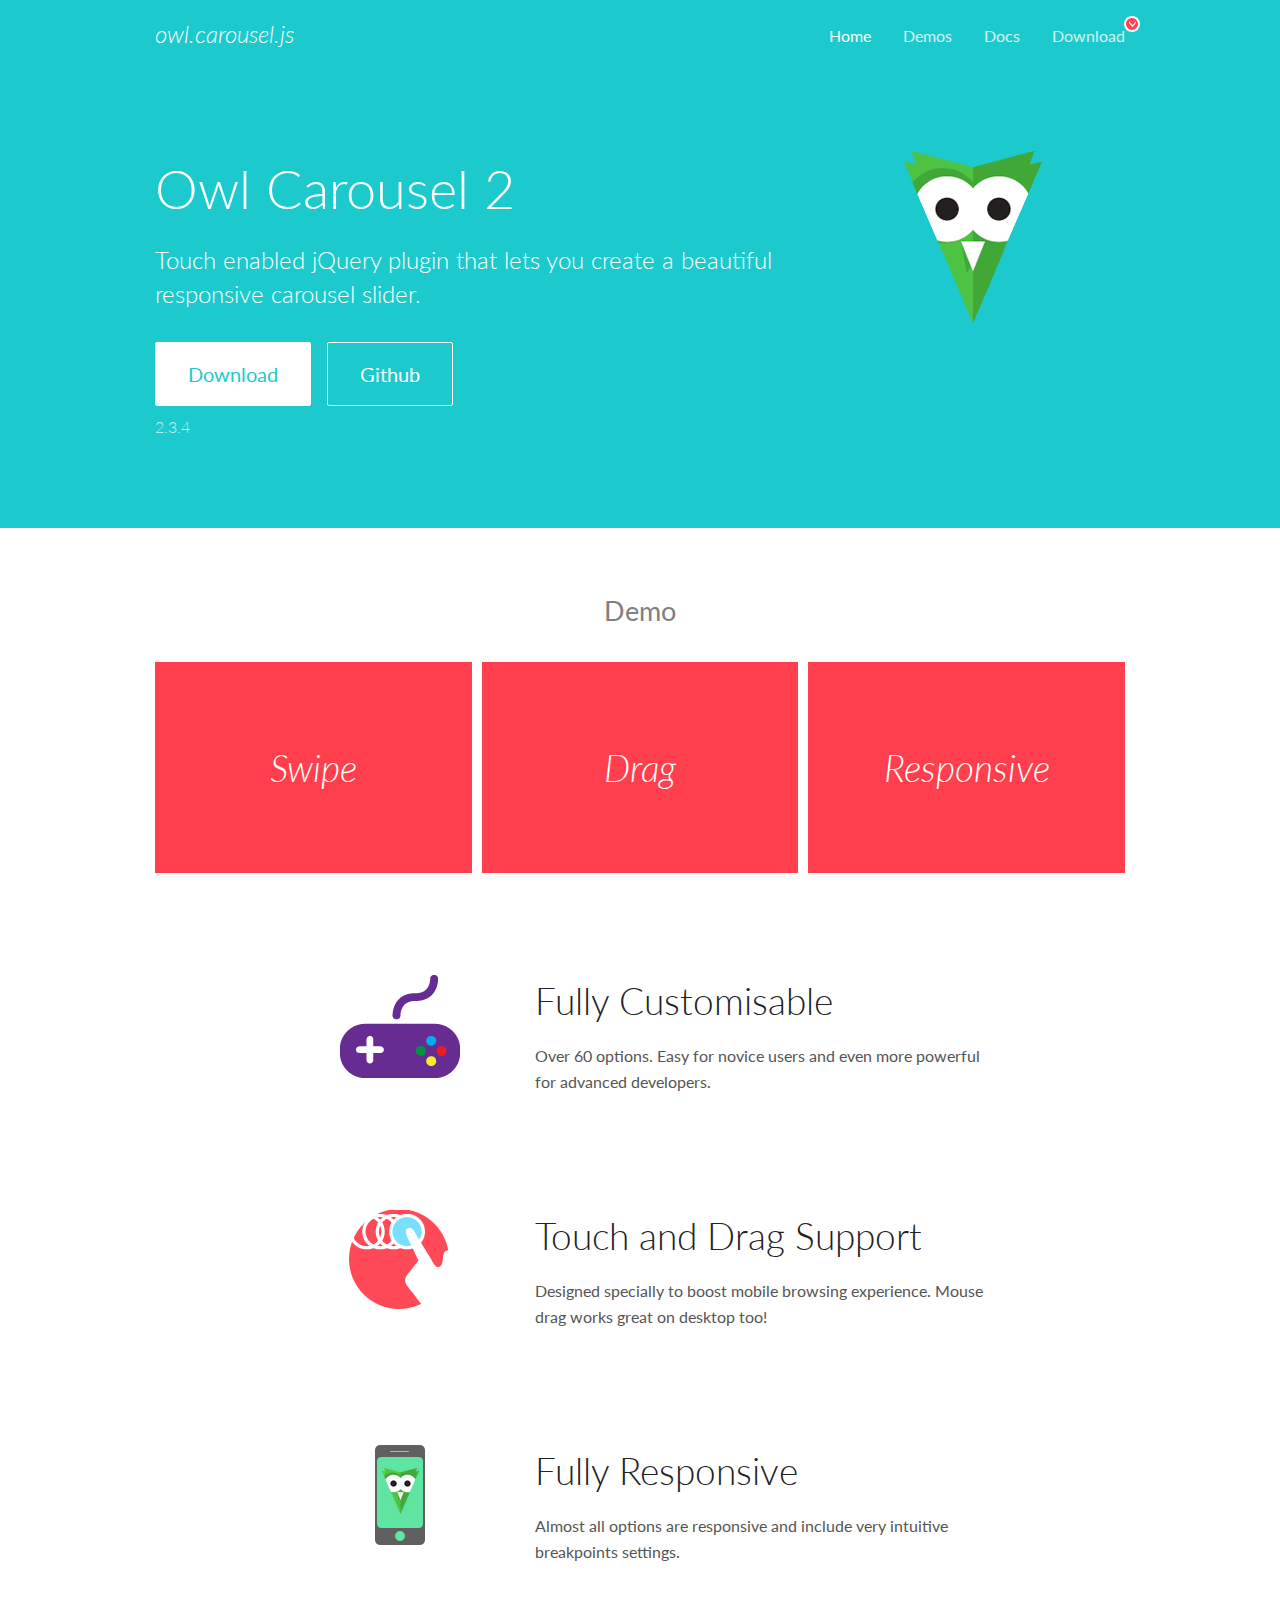
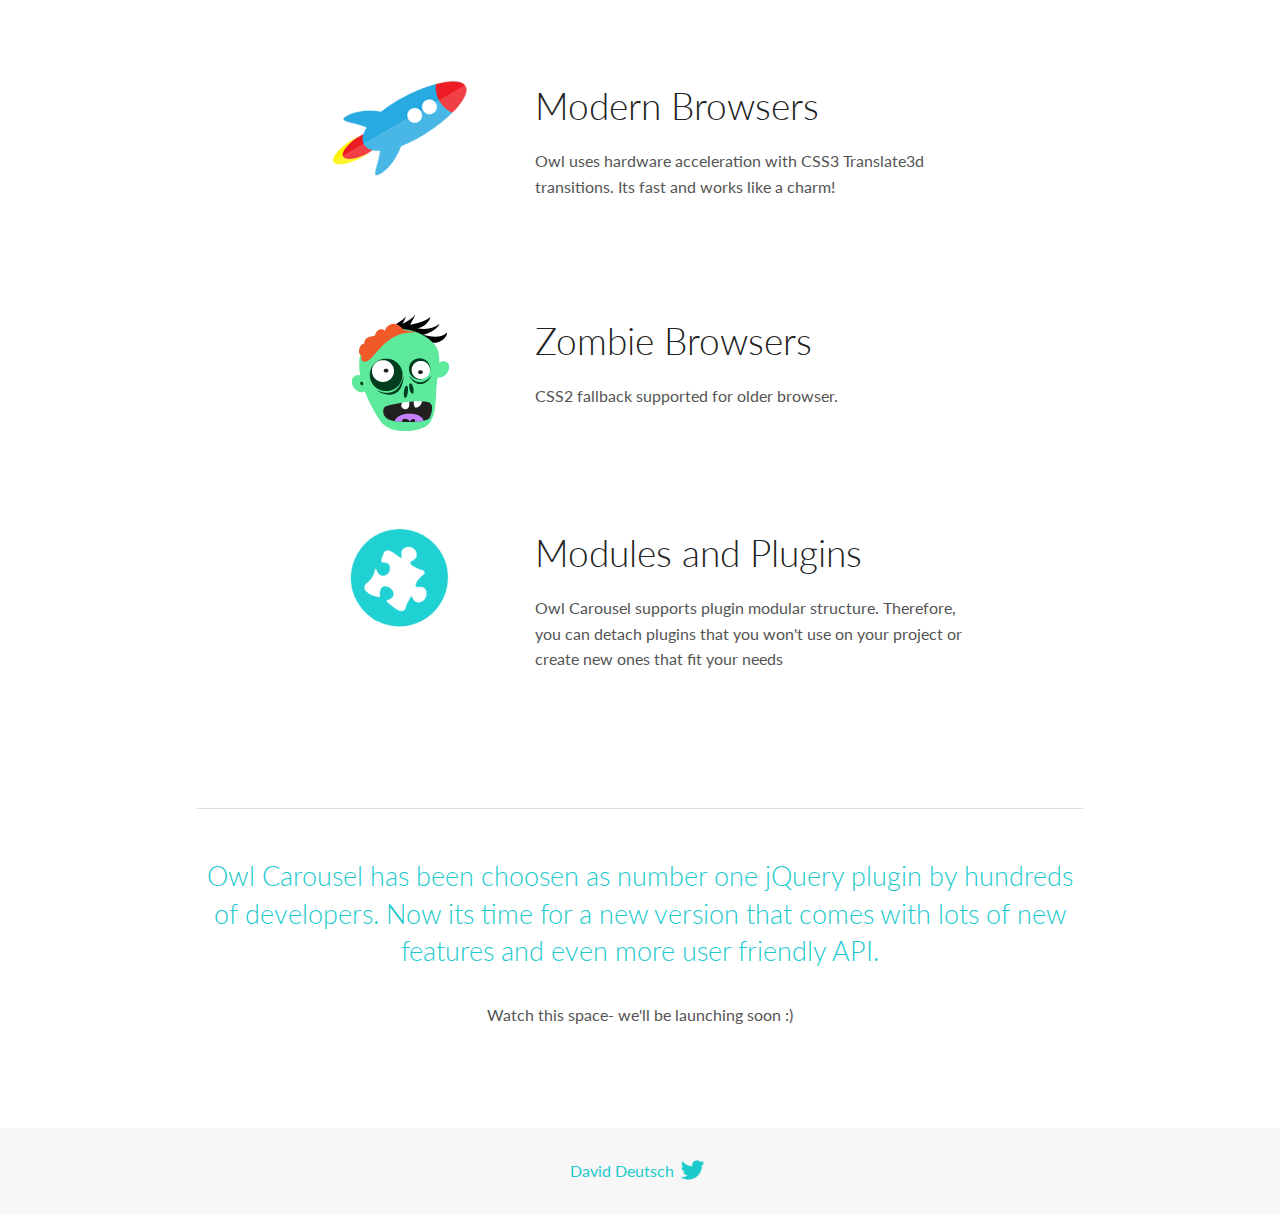
<file: TGDV2/plugins/OwlCarousel2-2.3.4/docs/index.html>
<!DOCTYPE html>
<html lang="en">
  <head>

    <!-- head -->
    <meta charset="utf-8">
    <meta name="msapplication-tap-highlight" content="no" />
    <meta name="viewport" content="width=device-width, initial-scale=1.0" />
    <meta name="description" content="Touch enabled jQuery plugin that lets you create beautiful responsive carousel slider.">
    <meta name="author" content="David Deutsch">
    <title>
      Home | Owl Carousel | 2.3.4
    </title>

    <!-- Stylesheets -->
    <link href='https://fonts.googleapis.com/css?family=Lato:300,400,700,400italic,300italic' rel='stylesheet' type='text/css'>
    <link rel="stylesheet" href="assets/css/docs.theme.min.css">

    <!-- Owl Stylesheets -->
    <link rel="stylesheet" href="assets/owlcarousel/assets/owl.carousel.min.css">
    <link rel="stylesheet" href="assets/owlcarousel/assets/owl.theme.default.min.css">

    <!-- HTML5 shim and Respond.js IE8 support of HTML5 elements and media queries -->

    <!--[if lt IE 9]>
      <script src="https://oss.maxcdn.com/libs/html5shiv/3.7.0/html5shiv.js"></script>
      <script src="https://oss.maxcdn.com/libs/respond.js/1.3.0/respond.min.js"></script>
    <![endif]-->

    <!-- Favicons -->
    <link rel="apple-touch-icon-precomposed" sizes="144x144" href="assets/ico/apple-touch-icon-144-precomposed.png">
    <link rel="shortcut icon" href="assets/ico/favicon.png">
    <link rel="shortcut icon" href="favicon.ico">

    <!-- Yeah i know js should not be in header. Its required for demos.-->

    <!-- javascript -->
    <script src="assets/vendors/jquery.min.js"></script>
    <script src="assets/owlcarousel/owl.carousel.js"></script>
  </head>
  <body>

    <!-- header -->
    <header class="header">
      <div class="row">
        <div class="large-12 columns">
          <div class="brand left">
            <h3>
              <a href="/OwlCarousel2/">owl.carousel.js</a> 
            </h3>
          </div>
          <a id="toggle-nav" class="right">
            <span></span> <span></span> <span></span> 
          </a> 
          <div class="nav-bar">
            <ul class="clearfix">
              <li class="active">
                <a href="/OwlCarousel2/index.html">Home</a> 
              </li>
              <li> <a href="/OwlCarousel2/demos/demos.html">Demos</a>  </li>
              <li> <a href="/OwlCarousel2/docs/started-welcome.html">Docs</a>  </li>
              <li>
                <a href="https://github.com/OwlCarousel2/OwlCarousel2/archive/2.3.4.zip">Download</a> 
                <span class="download"></span> 
              </li>
            </ul>
          </div>
        </div>
      </div>
    </header>

    <!-- home panel -->
    <section id="hero">
      <div class="row">
        <div class="large-8 medium-8 columns">
          <h1>Owl Carousel 2</h1>
          <h4>Touch enabled jQuery plugin that lets you create a beautiful responsive carousel slider.</h4>
          <a href="https://github.com/OwlCarousel2/OwlCarousel2/archive/2.3.4.zip" class="hero-button">Download</a> 
          <a href="https://github.com/OwlCarousel2/OwlCarousel2" class="hero-button outline">Github</a> 
          <p>2.3.4</p>
        </div>
        <div class="large-4 medium-4 columns">
          <img class="owl-logo" src="assets/img/owl-logo.png" alt="mr. Owl">
        </div>
      </div>
    </section>

    <!-- body -->
    <div class="home-demo">
      <div class="row">
        <div class="large-12 columns">
          <h3>Demo</h3>
          <div class="owl-carousel">
            <div class="item">
              <h2>Swipe</h2>
            </div>
            <div class="item">
              <h2>Drag</h2>
            </div>
            <div class="item">
              <h2>Responsive</h2>
            </div>
            <div class="item">
              <h2>CSS3</h2>
            </div>
            <div class="item">
              <h2>Fast</h2>
            </div>
            <div class="item">
              <h2>Easy</h2>
            </div>
            <div class="item">
              <h2>Free</h2>
            </div>
            <div class="item">
              <h2>Upgradable</h2>
            </div>
            <div class="item">
              <h2>Tons of options</h2>
            </div>
            <div class="item">
              <h2>Infinity</h2>
            </div>
            <div class="item">
              <h2>Auto Width</h2>
            </div>
          </div>
        </div>
      </div>
    </div>
    <script>
      var owl = $('.owl-carousel');
      owl.owlCarousel({
        margin: 10,
        loop: true,
        responsive: {
          0: {
            items: 1
          },
          600: {
            items: 2
          },
          1000: {
            items: 3
          }
        }
      })
    </script>

    <!-- features -->
    <div id="features">
      <div class="row">
        <div class="small-12 medium-9 small-centered columns">
          <section class="row feature">
            <div class="medium-4 small-12 columns">
              <img src="assets/img/feature-options.png" alt="">
            </div>
            <div class="medium-8 small-12 columns">
              <h2>Fully Customisable</h2>
              <p>Over 60 options. Easy for novice users and even more powerful for advanced developers.</p>
            </div>
          </section>
          <section class="row feature">
            <div class="medium-4 small-12 columns">
              <img src="assets/img/feature-drag.png" alt="">
            </div>
            <div class="medium-8 small-12 columns">
              <h2>Touch and Drag Support</h2>
              <p>Designed specially to boost mobile browsing experience. Mouse drag works great on desktop too!</p>
            </div>
          </section>
          <section class="row feature">
            <div class="medium-4 small-12 columns">
              <img src="assets/img/feature-responsive.png" alt="">
            </div>
            <div class="medium-8 small-12 columns">
              <h2>Fully Responsive</h2>
              <p>Almost all options are responsive and include very intuitive breakpoints settings.</p>
            </div>
          </section>
          <section class="row feature">
            <div class="medium-4 small-12 columns">
              <img src="assets/img/feature-modern.png" alt="">
            </div>
            <div class="medium-8 small-12 columns">
              <h2>Modern Browsers</h2>
              <p>Owl uses hardware acceleration with CSS3 Translate3d transitions. Its fast and works like a charm! </p>
            </div>
          </section>
          <section class="row feature">
            <div class="medium-4 small-12 columns">
              <img src="assets/img/feature-zombie.png" alt="">
            </div>
            <div class="medium-8 small-12 columns">
              <h2>Zombie Browsers</h2>
              <p>CSS2 fallback supported for older browser.</p>
            </div>
          </section>
          <section class="row feature">
            <div class="medium-4 small-12 columns">
              <img src="assets/img/feature-module.png" alt="">
            </div>
            <div class="medium-8 small-12 columns">
              <h2>Modules and Plugins</h2>
              <p>Owl Carousel supports plugin modular structure. Therefore, you can detach plugins that you won&#x27;t use on your project or create new ones that fit your needs</p>
            </div>
          </section>
        </div>
      </div>
    </div>

    <!-- footer -->
    <section id="teaser-text">
      <div class="row">
        <div class="small-12 medium-11 small-centered columns">
          <hr>
          <h3 id="owl-carousel-has-been-choosen-as-number-one-jquery-plugin-by-hundreds-of-developers-now-its-time-for-a-new-version-that-comes-with-lots-of-new-features-and-even-more-user-friendly-api-">Owl Carousel has been choosen as number one jQuery plugin by hundreds of developers. Now its time for a new version that comes with lots of new features and even more user friendly API.</h3>
          <p>Watch this space- we&#39;ll be launching soon :)</p>
        </div>
      </div>
    </section>

    <!-- footer -->
    <footer class="footer">
      <div class="row">
        <div class="large-12 columns">
          <h5>
            <a href="/OwlCarousel2/docs/support-contact.html">David Deutsch</a> 
            <a id="custom-tweet-button" href="https://twitter.com/share?url=https://github.com/OwlCarousel2/OwlCarousel2&text=Owl Carousel - This is so awesome! " target="_blank"></a> 
          </h5>
        </div>
      </div>
    </footer>

    <!-- vendors -->
    <script src="assets/vendors/highlight.js"></script>
    <script src="assets/js/app.js"></script>
  </body>
</html>
</file>
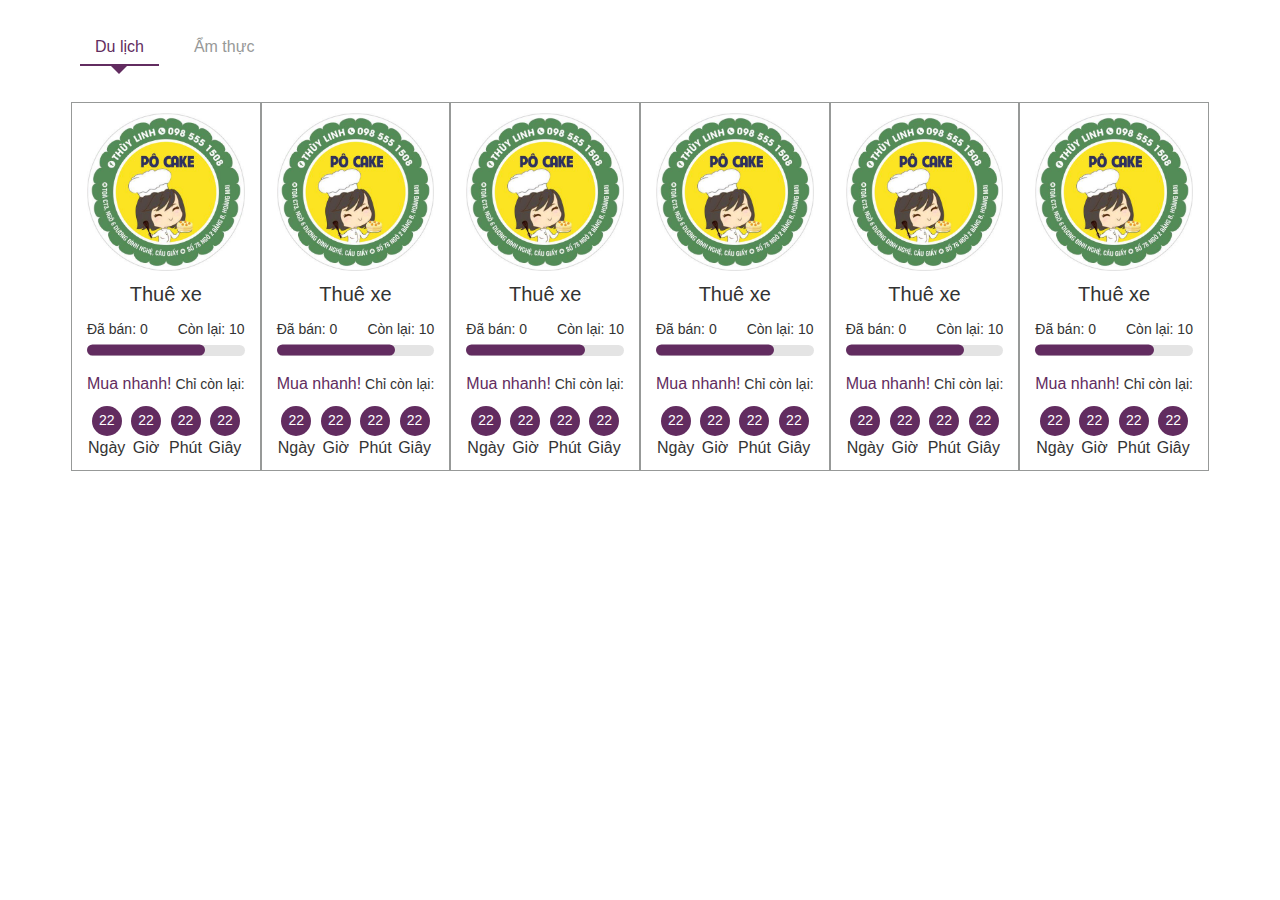
<file: TGDV/tab.html>
<!doctype html>
<html lang="en">
  <head>
    <!-- Required meta tags -->
    <meta charset="utf-8">
    <meta name="viewport" content="width=device-width, initial-scale=1, shrink-to-fit=no">

    <!-- Bootstrap CSS -->
    <link rel="stylesheet" href="https://stackpath.bootstrapcdn.com/bootstrap/4.3.1/css/bootstrap.min.css" integrity="sha384-ggOyR0iXCbMQv3Xipma34MD+dH/1fQ784/j6cY/iJTQUOhcWr7x9JvoRxT2MZw1T" crossorigin="anonymous">

    <title>Thế giới dịch vụ</title>

    <link rel="stylesheet" href="css/tab.css">
  </head>
  <body>
    <div class="tab-section">
      <div class="container">
        <div class="row">
          <div class="nav-tab">
            <ul class="nav-tab__link">
              <li><a class="active" href="#">Du lịch</a></li>
              <li><a href="#">Ẩm thực</a></li>
            </ul>
            <div class="nav-tab__content">
              <div class="nav-tab__tab-panel animated active fadeInUp">
                <div class="product-list row">
                  <div class="product-item col-6 col-sm-2">
                    <a href="#">
                      <div class="product-image mb-2">
                        <img src="image/logo.jpg" alt="">
                      </div>
                      <div class="product-name">
                        <p class="text-center">Thuê xe</p>
                      </div>
                      <div class="product-quantity d-flex justify-content-between">
                        <span>Đã bán: 0</span>
                        <span>Còn lại: 10</span>
                      </div>
                      <div class="product-progress-bar" data-value="75">
                        <div class="progress-value"><span style="width: 75%;"></span></div>
                      </div>
                      <p class="product-sub-title"><span>Mua nhanh!</span> Chỉ còn lại:</p>
                      <div class="product-time">
                        <div class="product-time-item">
                          <div class="count">22</div>
                          <div class="time-title">Ngày</div>
                        </div>
                        <div class="product-time-item">
                          <div class="count">22</div>
                          <div class="time-title">Giờ</div>
                        </div>
                        <div class="product-time-item">
                          <div class="count">22</div>
                          <div class="time-title">Phút</div>
                        </div>
                        <div class="product-time-item">
                          <div class="count">22</div>
                          <div class="time-title">Giây</div>
                        </div>
                      </div>
                    </a>
                  </div>
                  <div class="product-item col-6 col-sm-2">
                    <a href="#">
                      <div class="product-image mb-2">
                        <img src="image/logo.jpg" alt="">
                      </div>
                      <div class="product-name">
                        <p class="text-center">Thuê xe</p>
                      </div>
                      <div class="product-quantity d-flex justify-content-between">
                        <span>Đã bán: 0</span>
                        <span>Còn lại: 10</span>
                      </div>
                      <div class="product-progress-bar" data-value="75">
                        <div class="progress-value"><span style="width: 75%;"></span></div>
                      </div>
                      <p class="product-sub-title"><span>Mua nhanh!</span> Chỉ còn lại:</p>
                      <div class="product-time">
                        <div class="product-time-item">
                          <div class="count">22</div>
                          <div class="time-title">Ngày</div>
                        </div>
                        <div class="product-time-item">
                          <div class="count">22</div>
                          <div class="time-title">Giờ</div>
                        </div>
                        <div class="product-time-item">
                          <div class="count">22</div>
                          <div class="time-title">Phút</div>
                        </div>
                        <div class="product-time-item">
                          <div class="count">22</div>
                          <div class="time-title">Giây</div>
                        </div>
                      </div>
                    </a>
                  </div>
                  <div class="product-item col-6 col-sm-2">
                    <a href="#">
                      <div class="product-image mb-2">
                        <img src="image/logo.jpg" alt="">
                      </div>
                      <div class="product-name">
                        <p class="text-center">Thuê xe</p>
                      </div>
                      <div class="product-quantity d-flex justify-content-between">
                        <span>Đã bán: 0</span>
                        <span>Còn lại: 10</span>
                      </div>
                      <div class="product-progress-bar" data-value="75">
                        <div class="progress-value"><span style="width: 75%;"></span></div>
                      </div>
                      <p class="product-sub-title"><span>Mua nhanh!</span> Chỉ còn lại:</p>
                      <div class="product-time">
                        <div class="product-time-item">
                          <div class="count">22</div>
                          <div class="time-title">Ngày</div>
                        </div>
                        <div class="product-time-item">
                          <div class="count">22</div>
                          <div class="time-title">Giờ</div>
                        </div>
                        <div class="product-time-item">
                          <div class="count">22</div>
                          <div class="time-title">Phút</div>
                        </div>
                        <div class="product-time-item">
                          <div class="count">22</div>
                          <div class="time-title">Giây</div>
                        </div>
                      </div>
                    </a>
                  </div>
                  <div class="product-item col-6 col-sm-2">
                    <a href="#">
                      <div class="product-image mb-2">
                        <img src="image/logo.jpg" alt="">
                      </div>
                      <div class="product-name">
                        <p class="text-center">Thuê xe</p>
                      </div>
                      <div class="product-quantity d-flex justify-content-between">
                        <span>Đã bán: 0</span>
                        <span>Còn lại: 10</span>
                      </div>
                      <div class="product-progress-bar" data-value="75">
                        <div class="progress-value"><span style="width: 75%;"></span></div>
                      </div>
                      <p class="product-sub-title"><span>Mua nhanh!</span> Chỉ còn lại:</p>
                      <div class="product-time">
                        <div class="product-time-item">
                          <div class="count">22</div>
                          <div class="time-title">Ngày</div>
                        </div>
                        <div class="product-time-item">
                          <div class="count">22</div>
                          <div class="time-title">Giờ</div>
                        </div>
                        <div class="product-time-item">
                          <div class="count">22</div>
                          <div class="time-title">Phút</div>
                        </div>
                        <div class="product-time-item">
                          <div class="count">22</div>
                          <div class="time-title">Giây</div>
                        </div>
                      </div>
                    </a>
                  </div>
                  <div class="product-item col-6 col-sm-2">
                    <a href="#">
                      <div class="product-image mb-2">
                        <img src="image/logo.jpg" alt="">
                      </div>
                      <div class="product-name">
                        <p class="text-center">Thuê xe</p>
                      </div>
                      <div class="product-quantity d-flex justify-content-between">
                        <span>Đã bán: 0</span>
                        <span>Còn lại: 10</span>
                      </div>
                      <div class="product-progress-bar" data-value="75">
                        <div class="progress-value"><span style="width: 75%;"></span></div>
                      </div>
                      <p class="product-sub-title"><span>Mua nhanh!</span> Chỉ còn lại:</p>
                      <div class="product-time">
                        <div class="product-time-item">
                          <div class="count">22</div>
                          <div class="time-title">Ngày</div>
                        </div>
                        <div class="product-time-item">
                          <div class="count">22</div>
                          <div class="time-title">Giờ</div>
                        </div>
                        <div class="product-time-item">
                          <div class="count">22</div>
                          <div class="time-title">Phút</div>
                        </div>
                        <div class="product-time-item">
                          <div class="count">22</div>
                          <div class="time-title">Giây</div>
                        </div>
                      </div>
                    </a>
                  </div>
                  <div class="product-item col-6 col-sm-2">
                    <a href="#">
                      <div class="product-image mb-2">
                        <img src="image/logo.jpg" alt="">
                      </div>
                      <div class="product-name">
                        <p class="text-center">Thuê xe</p>
                      </div>
                      <div class="product-quantity d-flex justify-content-between">
                        <span>Đã bán: 0</span>
                        <span>Còn lại: 10</span>
                      </div>
                      <div class="product-progress-bar" data-value="75">
                        <div class="progress-value"><span style="width: 75%;"></span></div>
                      </div>
                      <p class="product-sub-title"><span>Mua nhanh!</span> Chỉ còn lại:</p>
                      <div class="product-time">
                        <div class="product-time-item">
                          <div class="count">22</div>
                          <div class="time-title">Ngày</div>
                        </div>
                        <div class="product-time-item">
                          <div class="count">22</div>
                          <div class="time-title">Giờ</div>
                        </div>
                        <div class="product-time-item">
                          <div class="count">22</div>
                          <div class="time-title">Phút</div>
                        </div>
                        <div class="product-time-item">
                          <div class="count">22</div>
                          <div class="time-title">Giây</div>
                        </div>
                      </div>
                    </a>
                  </div>
                </div>
              </div>
              <div class="nav-tab__tab-panel animated fadeInUp">
                <h3>header 2</h3>
                <p>text 2</p>
              </div>
            </div>
          </div>
        </div>
      </div>
    </div>

    <!-- Optional JavaScript -->
    <!-- jQuery first, then Popper.js, then Bootstrap JS -->
    <script src="https://code.jquery.com/jquery-3.3.1.slim.min.js" integrity="sha384-q8i/X+965DzO0rT7abK41JStQIAqVgRVzpbzo5smXKp4YfRvH+8abtTE1Pi6jizo" crossorigin="anonymous"></script>
    <script src="https://cdnjs.cloudflare.com/ajax/libs/popper.js/1.14.7/umd/popper.min.js" integrity="sha384-UO2eT0CpHqdSJQ6hJty5KVphtPhzWj9WO1clHTMGa3JDZwrnQq4sF86dIHNDz0W1" crossorigin="anonymous"></script>
    <script src="https://stackpath.bootstrapcdn.com/bootstrap/4.3.1/js/bootstrap.min.js" integrity="sha384-JjSmVgyd0p3pXB1rRibZUAYoIIy6OrQ6VrjIEaFf/nJGzIxFDsf4x0xIM+B07jRM" crossorigin="anonymous"></script>
    <script type="text/javascript">
      $(document).ready(function(){
        const tabList = document.querySelectorAll('.nav-tab__link li a');
        const panelList = document.querySelectorAll('.nav-tab__content .nav-tab__tab-panel');
        tabList.forEach((tab, tabId) => {
          $(tab).click(function() {
            panelList.forEach((panel, panelId) => {
              $(panel).removeClass('active');
            });
            $(panelList[tabId]).addClass('active');
            tabList.forEach((t, tabId) => {
              $(t).removeClass('active');
            });
            $(tab).addClass('active');
          });
        });
      });
    </script>
  </body>
</html>
</file>
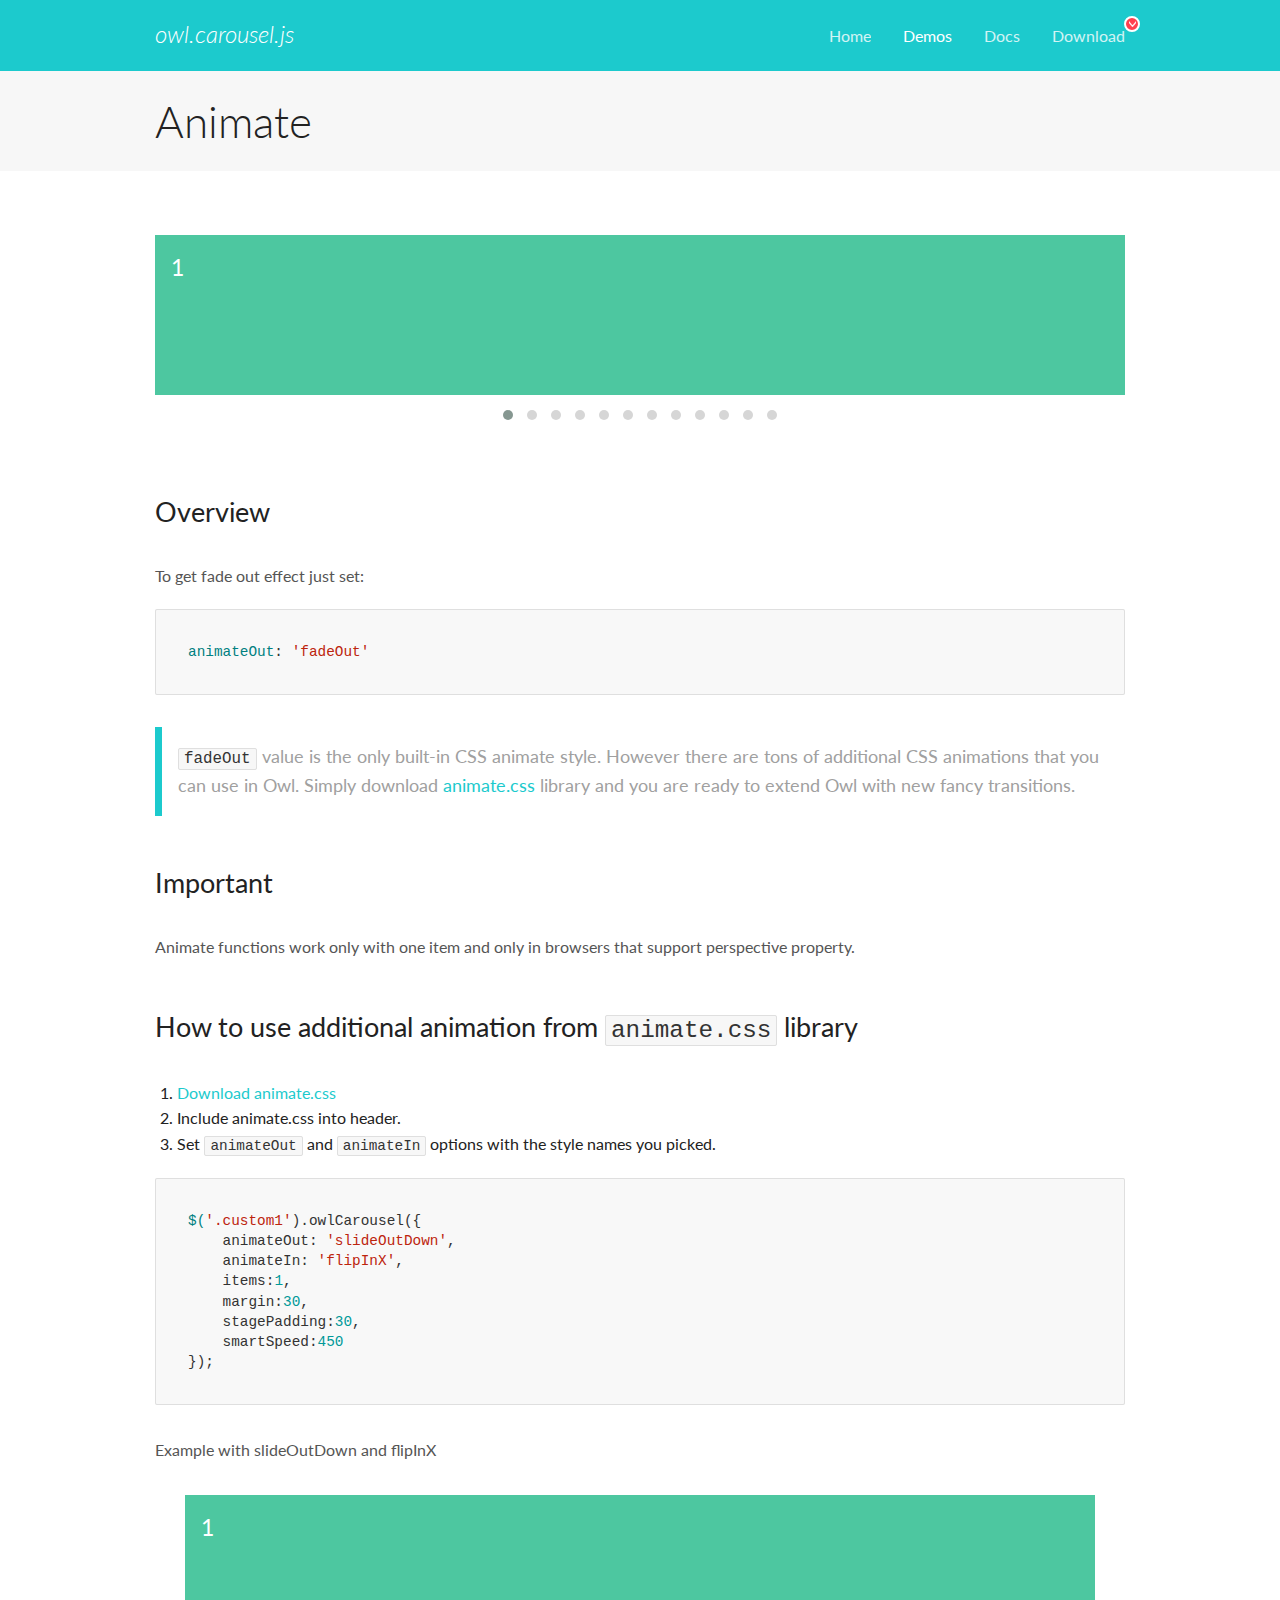
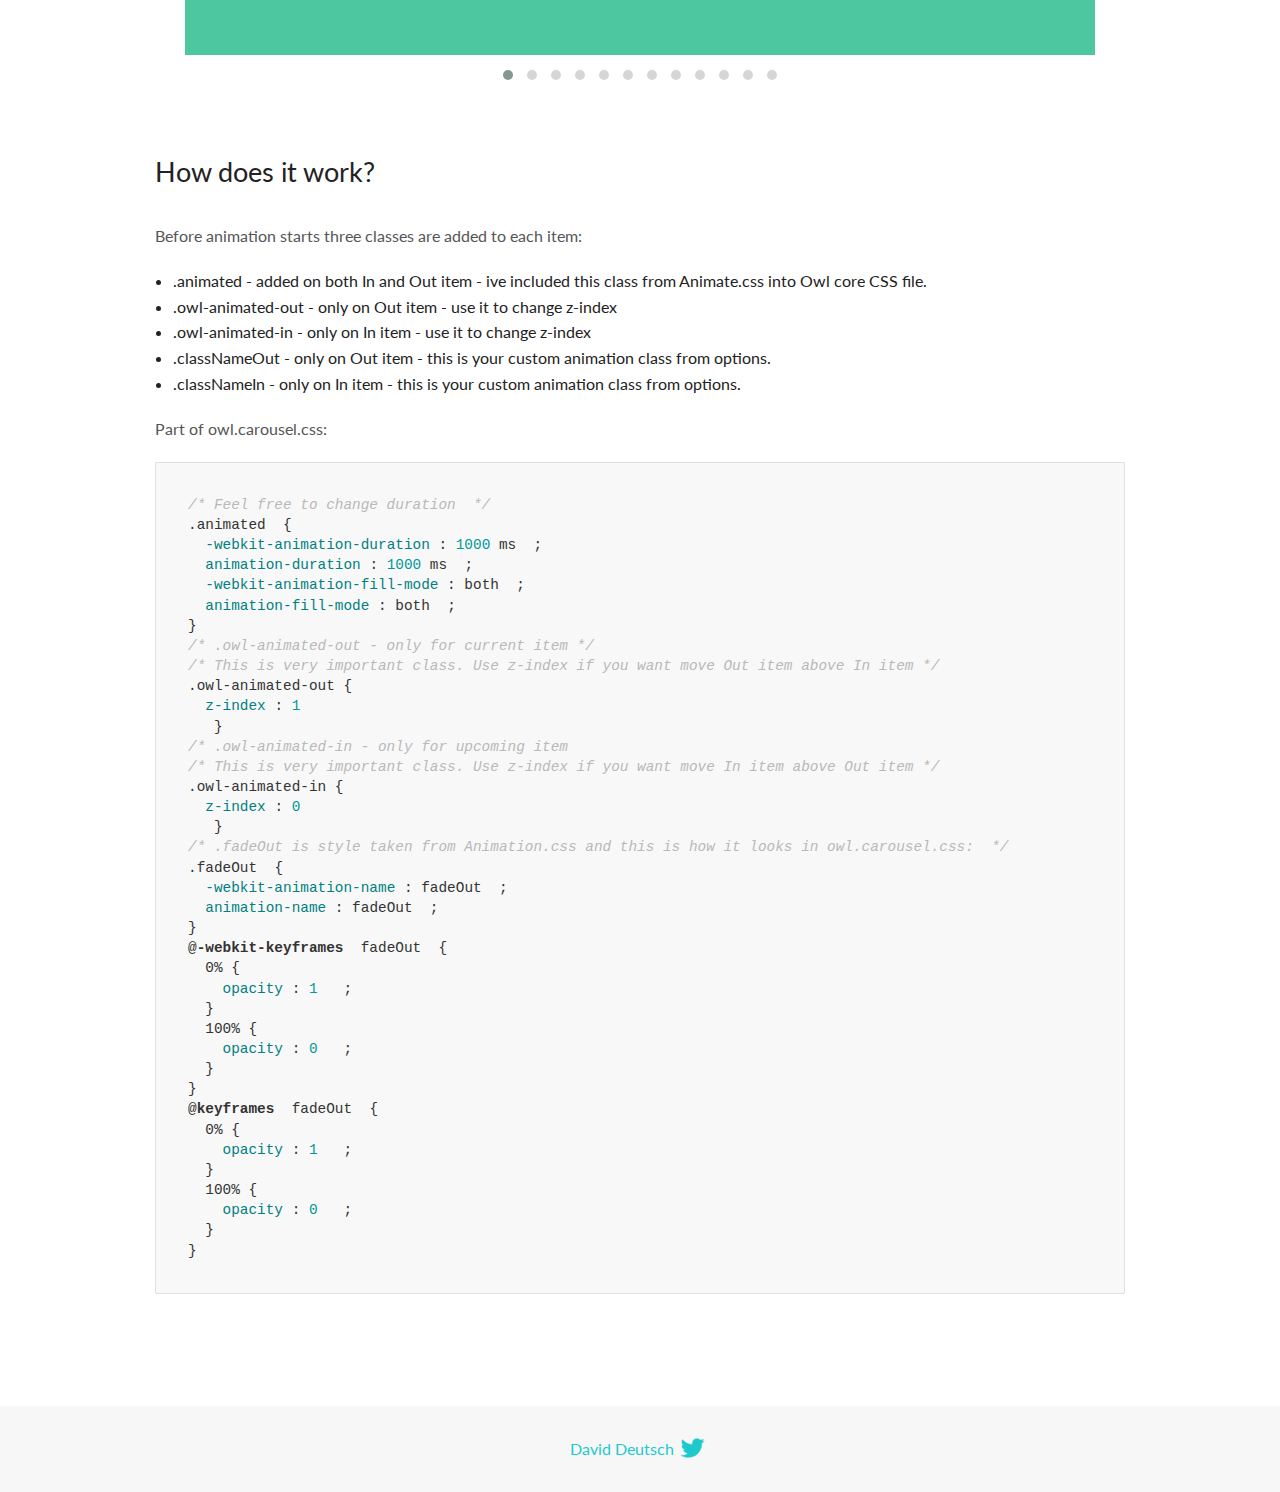
<file: TGDV2/plugins/OwlCarousel2-2.3.4/docs/demos/animate.html>
<!DOCTYPE html>
<html lang="en">
  <head>

    <!-- head -->
    <meta charset="utf-8">
    <meta name="msapplication-tap-highlight" content="no" />
    <meta name="viewport" content="width=device-width, initial-scale=1.0" />
    <meta name="description" content="Animate carousel">
    <meta name="author" content="David Deutsch">
    <title>
      Animate Demo | Owl Carousel | 2.3.4
    </title>

    <!-- Stylesheets -->
    <link href='https://fonts.googleapis.com/css?family=Lato:300,400,700,400italic,300italic' rel='stylesheet' type='text/css'>
    <link rel="stylesheet" href="../assets/css/docs.theme.min.css">

    <!-- Owl Stylesheets -->
    <link rel="stylesheet" href="../assets/owlcarousel/assets/owl.carousel.min.css">
    <link rel="stylesheet" href="../assets/owlcarousel/assets/owl.theme.default.min.css">

    <!-- HTML5 shim and Respond.js IE8 support of HTML5 elements and media queries -->

    <!--[if lt IE 9]>
      <script src="https://oss.maxcdn.com/libs/html5shiv/3.7.0/html5shiv.js"></script>
      <script src="https://oss.maxcdn.com/libs/respond.js/1.3.0/respond.min.js"></script>
    <![endif]-->

    <!-- Favicons -->
    <link rel="apple-touch-icon-precomposed" sizes="144x144" href="../assets/ico/apple-touch-icon-144-precomposed.png">
    <link rel="shortcut icon" href="../assets/ico/favicon.png">
    <link rel="shortcut icon" href="favicon.ico">

    <!-- Yeah i know js should not be in header. Its required for demos.-->

    <!-- javascript -->
    <script src="../assets/vendors/jquery.min.js"></script>
    <script src="../assets/owlcarousel/owl.carousel.js"></script>
  </head>
  <body>

    <!-- header -->
    <header class="header">
      <div class="row">
        <div class="large-12 columns">
          <div class="brand left">
            <h3>
              <a href="/OwlCarousel2/">owl.carousel.js</a> 
            </h3>
          </div>
          <a id="toggle-nav" class="right">
            <span></span> <span></span> <span></span> 
          </a> 
          <div class="nav-bar">
            <ul class="clearfix">
              <li> <a href="/OwlCarousel2/index.html">Home</a>  </li>
              <li class="active">
                <a href="/OwlCarousel2/demos/demos.html">Demos</a> 
              </li>
              <li> <a href="/OwlCarousel2/docs/started-welcome.html">Docs</a>  </li>
              <li>
                <a href="https://github.com/OwlCarousel2/OwlCarousel2/archive/2.3.4.zip">Download</a> 
                <span class="download"></span> 
              </li>
            </ul>
          </div>
        </div>
      </div>
    </header>

    <!-- title -->
    <section class="title">
      <div class="row">
        <div class="large-12 columns">
          <h1>Animate</h1>
        </div>
      </div>
    </section>

    <!--  Demos -->
    <section id="demos">
      <div class="row">
        <div class="large-12 columns">
          <div class="fadeOut owl-carousel owl-theme">
            <div class="item">
              <h4>1</h4>
            </div>
            <div class="item">
              <h4>2</h4>
            </div>
            <div class="item">
              <h4>3</h4>
            </div>
            <div class="item">
              <h4>4</h4>
            </div>
            <div class="item">
              <h4>5</h4>
            </div>
            <div class="item">
              <h4>6</h4>
            </div>
            <div class="item">
              <h4>7</h4>
            </div>
            <div class="item">
              <h4>8</h4>
            </div>
            <div class="item">
              <h4>9</h4>
            </div>
            <div class="item">
              <h4>10</h4>
            </div>
            <div class="item">
              <h4>11</h4>
            </div>
            <div class="item">
              <h4>12</h4>
            </div>
          </div>
          <h3 id="overview">Overview</h3>
          <p>To get fade out effect just set:</p>
          <pre><code>animateOut: &#39;fadeOut&#39;</code></pre>
          <blockquote>
            <p><code>fadeOut</code> value is the only built-in CSS animate style. However there are tons of additional CSS animations that you can use in Owl. Simply download
              <a href="https://daneden.github.io/animate.css/">animate.css</a>  library and you are ready to extend Owl with new fancy transitions.</p>
          </blockquote>
          <h3 id="important">Important</h3>
          <p>Animate functions work only with one item and only in browsers that support perspective property.</p>
          <h3 id="how-to-use-additional-animation-from-animate-css-library">How to use additional animation from <code>animate.css</code> library</h3>
          <ol>
            <li> <a href="https://daneden.github.io/animate.css/">Download animate.css</a>  </li>
            <li>Include animate.css into header.</li>
            <li>Set <code>animateOut</code> and <code>animateIn</code> options with the style names you picked.</li>
          </ol>
          <pre><code>$(&#39;.custom1&#39;).owlCarousel({
    animateOut: &#39;slideOutDown&#39;,
    animateIn: &#39;flipInX&#39;,
    items:1,
    margin:30,
    stagePadding:30,
    smartSpeed:450
});</code></pre>
          <p>Example with slideOutDown and flipInX</p>
          <div class="custom1 owl-carousel owl-theme">
            <div class="item">
              <h4>1</h4>
            </div>
            <div class="item">
              <h4>2</h4>
            </div>
            <div class="item">
              <h4>3</h4>
            </div>
            <div class="item">
              <h4>4</h4>
            </div>
            <div class="item">
              <h4>5</h4>
            </div>
            <div class="item">
              <h4>6</h4>
            </div>
            <div class="item">
              <h4>7</h4>
            </div>
            <div class="item">
              <h4>8</h4>
            </div>
            <div class="item">
              <h4>9</h4>
            </div>
            <div class="item">
              <h4>10</h4>
            </div>
            <div class="item">
              <h4>11</h4>
            </div>
            <div class="item">
              <h4>12</h4>
            </div>
          </div>
          <h3 id="how-does-it-work-">How does it work?</h3>
          <p>Before animation starts three classes are added to each item:</p>
          <ul>
            <li>.animated - added on both In and Out item - ive included this class from Animate.css into Owl core CSS file.</li>
            <li>.owl-animated-out - only on Out item - use it to change z-index</li>
            <li>.owl-animated-in - only on In item - use it to change z-index</li>
            <li>.classNameOut - only on Out item - this is your custom animation class from options.</li>
            <li>.classNameIn - only on In item - this is your custom animation class from options.</li>
          </ul>
          <p>Part of owl.carousel.css:</p>
          <pre><code class="language-css"><span class="comment">/* Feel free to change duration  */</span> 
<span class="class">.animated</span>  <span class="rules">{
  <span class="rule"><span class="attribute">-webkit-animation-duration</span> :<span class="value"> <span class="number">1000</span> ms</span> </span> ;
  <span class="rule"><span class="attribute">animation-duration</span> :<span class="value"> <span class="number">1000</span> ms</span> </span> ;
  <span class="rule"><span class="attribute">-webkit-animation-fill-mode</span> :<span class="value"> both</span> </span> ;
  <span class="rule"><span class="attribute">animation-fill-mode</span> :<span class="value"> both</span> </span> ;
<span class="rule">}</span> </span> 
<span class="comment">/* .owl-animated-out - only for current item */</span> 
<span class="comment">/* This is very important class. Use z-index if you want move Out item above In item */</span> 
<span class="class">.owl-animated-out</span> <span class="rules">{
  <span class="rule"><span class="attribute">z-index</span> :<span class="value"> <span class="number">1</span> 
</span> </span> </span> }
<span class="comment">/* .owl-animated-in - only for upcoming item
/* This is very important class. Use z-index if you want move In item above Out item */</span> 
<span class="class">.owl-animated-in</span> <span class="rules">{
  <span class="rule"><span class="attribute">z-index</span> :<span class="value"> <span class="number">0</span> 
</span> </span> </span> }
<span class="comment">/* .fadeOut is style taken from Animation.css and this is how it looks in owl.carousel.css:  */</span> 
<span class="class">.fadeOut</span>  <span class="rules">{
  <span class="rule"><span class="attribute">-webkit-animation-name</span> :<span class="value"> fadeOut</span> </span> ;
  <span class="rule"><span class="attribute">animation-name</span> :<span class="value"> fadeOut</span> </span> ;
<span class="rule">}</span> </span> 
<span class="at_rule">@<span class="keyword">-webkit-keyframes</span>  fadeOut </span> {
  0% <span class="rules">{
    <span class="rule"><span class="attribute">opacity</span> :<span class="value"> <span class="number">1</span> </span> </span> ;
  <span class="rule">}</span> </span> 
  100% <span class="rules">{
    <span class="rule"><span class="attribute">opacity</span> :<span class="value"> <span class="number">0</span> </span> </span> ;
  <span class="rule">}</span> </span> 
}
<span class="at_rule">@<span class="keyword">keyframes</span>  fadeOut </span> {
  0% <span class="rules">{
    <span class="rule"><span class="attribute">opacity</span> :<span class="value"> <span class="number">1</span> </span> </span> ;
  <span class="rule">}</span> </span> 
  100% <span class="rules">{
    <span class="rule"><span class="attribute">opacity</span> :<span class="value"> <span class="number">0</span> </span> </span> ;
  <span class="rule">}</span> </span> 
}</code></pre>
          <link rel="stylesheet" href="../assets/css/animate.css">
          <script>
            jQuery(document).ready(function($) {
              $('.fadeOut').owlCarousel({
                items: 1,
                animateOut: 'fadeOut',
                loop: true,
                margin: 10,
              });
              $('.custom1').owlCarousel({
                animateOut: 'slideOutDown',
                animateIn: 'flipInX',
                items: 1,
                margin: 30,
                stagePadding: 30,
                smartSpeed: 450
              });
            });
          </script>
        </div>
      </div>
    </section>

    <!-- footer -->
    <footer class="footer">
      <div class="row">
        <div class="large-12 columns">
          <h5>
            <a href="/OwlCarousel2/docs/support-contact.html">David Deutsch</a> 
            <a id="custom-tweet-button" href="https://twitter.com/share?url=https://github.com/OwlCarousel2/OwlCarousel2&text=Owl Carousel - This is so awesome! " target="_blank"></a> 
          </h5>
        </div>
      </div>
    </footer>

    <!-- vendors -->
    <script src="../assets/vendors/highlight.js"></script>
    <script src="../assets/js/app.js"></script>
  </body>
</html>
</file>
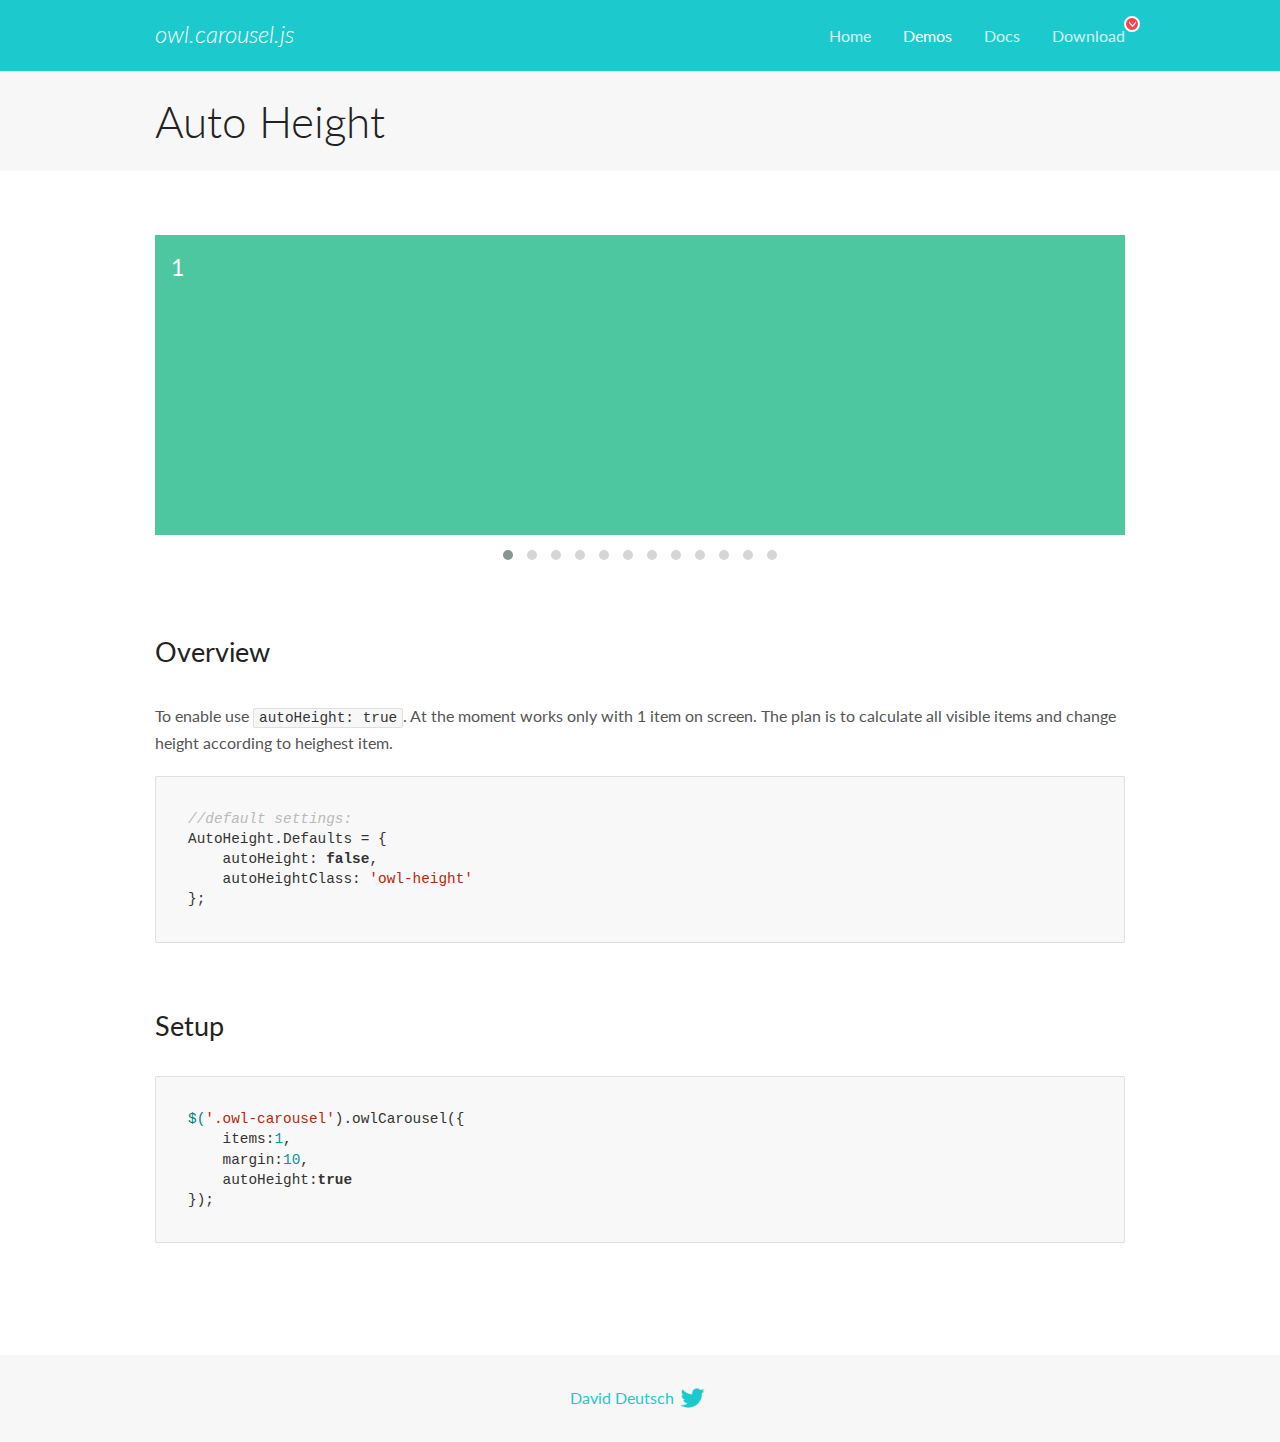
<file: TGDV2/plugins/OwlCarousel2-2.3.4/docs/demos/autoheight.html>
<!DOCTYPE html>
<html lang="en">
  <head>

    <!-- head -->
    <meta charset="utf-8">
    <meta name="msapplication-tap-highlight" content="no" />
    <meta name="viewport" content="width=device-width, initial-scale=1.0" />
    <meta name="description" content="autoHeight usage demo">
    <meta name="author" content="David Deutsch">
    <title>
      Auto Height Demo | Owl Carousel | 2.3.4
    </title>

    <!-- Stylesheets -->
    <link href='https://fonts.googleapis.com/css?family=Lato:300,400,700,400italic,300italic' rel='stylesheet' type='text/css'>
    <link rel="stylesheet" href="../assets/css/docs.theme.min.css">

    <!-- Owl Stylesheets -->
    <link rel="stylesheet" href="../assets/owlcarousel/assets/owl.carousel.min.css">
    <link rel="stylesheet" href="../assets/owlcarousel/assets/owl.theme.default.min.css">

    <!-- HTML5 shim and Respond.js IE8 support of HTML5 elements and media queries -->

    <!--[if lt IE 9]>
      <script src="https://oss.maxcdn.com/libs/html5shiv/3.7.0/html5shiv.js"></script>
      <script src="https://oss.maxcdn.com/libs/respond.js/1.3.0/respond.min.js"></script>
    <![endif]-->

    <!-- Favicons -->
    <link rel="apple-touch-icon-precomposed" sizes="144x144" href="../assets/ico/apple-touch-icon-144-precomposed.png">
    <link rel="shortcut icon" href="../assets/ico/favicon.png">
    <link rel="shortcut icon" href="favicon.ico">

    <!-- Yeah i know js should not be in header. Its required for demos.-->

    <!-- javascript -->
    <script src="../assets/vendors/jquery.min.js"></script>
    <script src="../assets/owlcarousel/owl.carousel.js"></script>
  </head>
  <body>

    <!-- header -->
    <header class="header">
      <div class="row">
        <div class="large-12 columns">
          <div class="brand left">
            <h3>
              <a href="/OwlCarousel2/">owl.carousel.js</a> 
            </h3>
          </div>
          <a id="toggle-nav" class="right">
            <span></span> <span></span> <span></span> 
          </a> 
          <div class="nav-bar">
            <ul class="clearfix">
              <li> <a href="/OwlCarousel2/index.html">Home</a>  </li>
              <li class="active">
                <a href="/OwlCarousel2/demos/demos.html">Demos</a> 
              </li>
              <li> <a href="/OwlCarousel2/docs/started-welcome.html">Docs</a>  </li>
              <li>
                <a href="https://github.com/OwlCarousel2/OwlCarousel2/archive/2.3.4.zip">Download</a> 
                <span class="download"></span> 
              </li>
            </ul>
          </div>
        </div>
      </div>
    </header>

    <!-- title -->
    <section class="title">
      <div class="row">
        <div class="large-12 columns">
          <h1>Auto Height</h1>
        </div>
      </div>
    </section>

    <!--  Demos -->
    <section id="demos">
      <div class="row">
        <div class="large-12 columns">
          <div class="owl-carousel owl-theme">
            <div class="item" style="height:300px">
              <h4>1</h4>
            </div>
            <div class="item" style="height:100px">
              <h4>2</h4>
            </div>
            <div class="item" style="height:500px">
              <h4>3</h4>
            </div>
            <div class="item" style="height:250px">
              <h4>4</h4>
            </div>
            <div class="item" style="height:400px">
              <h4>5</h4>
            </div>
            <div class="item" style="height:500px">
              <h4>6</h4>
            </div>
            <div class="item" style="height:600px">
              <h4>7</h4>
            </div>
            <div class="item" style="height:400px">
              <h4>8</h4>
            </div>
            <div class="item" style="height:300px">
              <h4>9</h4>
            </div>
            <div class="item" style="height:350px">
              <h4>10</h4>
            </div>
            <div class="item" style="height:200px">
              <h4>11</h4>
            </div>
            <div class="item" style="height:150px">
              <h4>12</h4>
            </div>
          </div>
          <h3 id="overview">Overview</h3>
          <p>To enable use <code>autoHeight: true</code>. At the moment works only with 1 item on screen. The plan is to calculate all visible items and change height according to heighest item.</p>
          <pre><code>//default settings:
AutoHeight.Defaults = {
    autoHeight: false,
    autoHeightClass: &#39;owl-height&#39;
};</code></pre>
          <h3 id="setup">Setup</h3>
          <pre><code>$(&#39;.owl-carousel&#39;).owlCarousel({
    items:1,
    margin:10,
    autoHeight:true
});</code></pre>
          <script>
            $(document).ready(function() {
              $('.owl-carousel').owlCarousel({
                items: 1,
                margin: 10,
                autoHeight: true
              });
            })
          </script>
        </div>
      </div>
    </section>

    <!-- footer -->
    <footer class="footer">
      <div class="row">
        <div class="large-12 columns">
          <h5>
            <a href="/OwlCarousel2/docs/support-contact.html">David Deutsch</a> 
            <a id="custom-tweet-button" href="https://twitter.com/share?url=https://github.com/OwlCarousel2/OwlCarousel2&text=Owl Carousel - This is so awesome! " target="_blank"></a> 
          </h5>
        </div>
      </div>
    </footer>

    <!-- vendors -->
    <script src="../assets/vendors/highlight.js"></script>
    <script src="../assets/js/app.js"></script>
  </body>
</html>
</file>
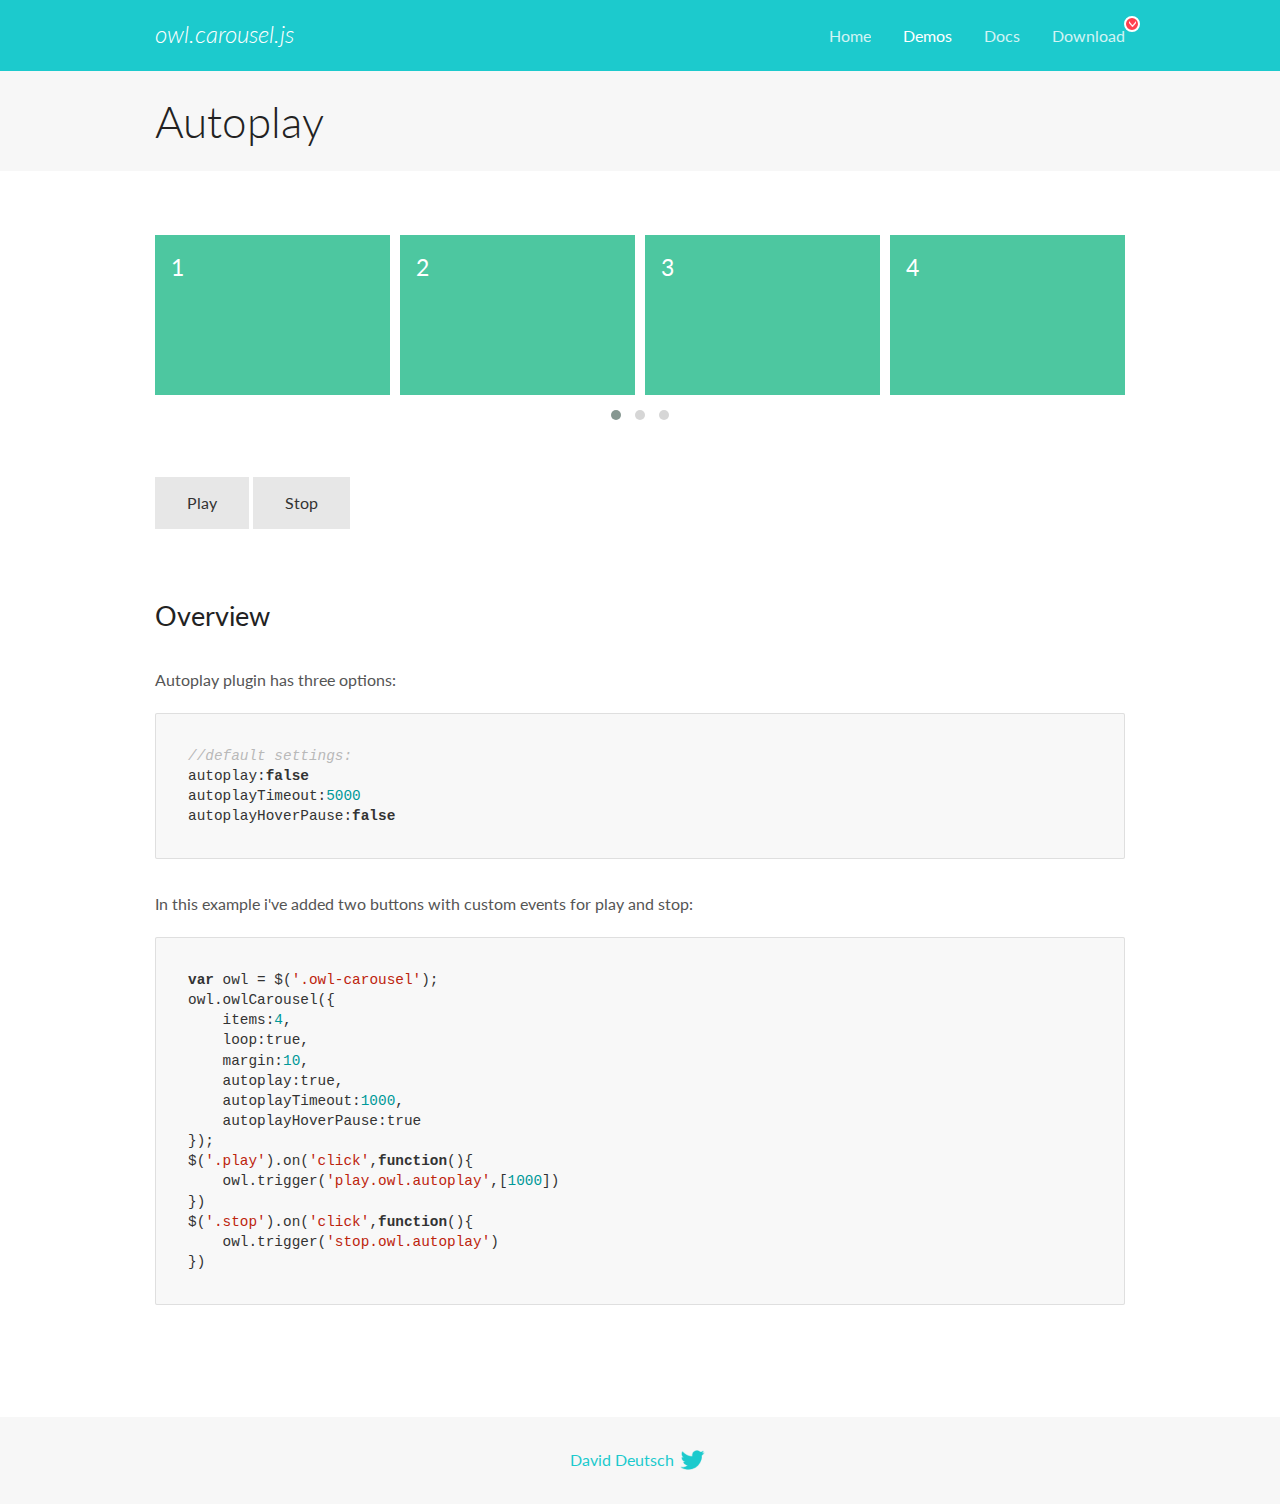
<file: TGDV2/plugins/OwlCarousel2-2.3.4/docs/demos/autoplay.html>
<!DOCTYPE html>
<html lang="en">
  <head>

    <!-- head -->
    <meta charset="utf-8">
    <meta name="msapplication-tap-highlight" content="no" />
    <meta name="viewport" content="width=device-width, initial-scale=1.0" />
    <meta name="description" content="Autoplay usage demo">
    <meta name="author" content="David Deutsch">
    <title>
      Autoplay Demo | Owl Carousel | 2.3.4
    </title>

    <!-- Stylesheets -->
    <link href='https://fonts.googleapis.com/css?family=Lato:300,400,700,400italic,300italic' rel='stylesheet' type='text/css'>
    <link rel="stylesheet" href="../assets/css/docs.theme.min.css">

    <!-- Owl Stylesheets -->
    <link rel="stylesheet" href="../assets/owlcarousel/assets/owl.carousel.min.css">
    <link rel="stylesheet" href="../assets/owlcarousel/assets/owl.theme.default.min.css">

    <!-- HTML5 shim and Respond.js IE8 support of HTML5 elements and media queries -->

    <!--[if lt IE 9]>
      <script src="https://oss.maxcdn.com/libs/html5shiv/3.7.0/html5shiv.js"></script>
      <script src="https://oss.maxcdn.com/libs/respond.js/1.3.0/respond.min.js"></script>
    <![endif]-->

    <!-- Favicons -->
    <link rel="apple-touch-icon-precomposed" sizes="144x144" href="../assets/ico/apple-touch-icon-144-precomposed.png">
    <link rel="shortcut icon" href="../assets/ico/favicon.png">
    <link rel="shortcut icon" href="favicon.ico">

    <!-- Yeah i know js should not be in header. Its required for demos.-->

    <!-- javascript -->
    <script src="../assets/vendors/jquery.min.js"></script>
    <script src="../assets/owlcarousel/owl.carousel.js"></script>
  </head>
  <body>

    <!-- header -->
    <header class="header">
      <div class="row">
        <div class="large-12 columns">
          <div class="brand left">
            <h3>
              <a href="/OwlCarousel2/">owl.carousel.js</a> 
            </h3>
          </div>
          <a id="toggle-nav" class="right">
            <span></span> <span></span> <span></span> 
          </a> 
          <div class="nav-bar">
            <ul class="clearfix">
              <li> <a href="/OwlCarousel2/index.html">Home</a>  </li>
              <li class="active">
                <a href="/OwlCarousel2/demos/demos.html">Demos</a> 
              </li>
              <li> <a href="/OwlCarousel2/docs/started-welcome.html">Docs</a>  </li>
              <li>
                <a href="https://github.com/OwlCarousel2/OwlCarousel2/archive/2.3.4.zip">Download</a> 
                <span class="download"></span> 
              </li>
            </ul>
          </div>
        </div>
      </div>
    </header>

    <!-- title -->
    <section class="title">
      <div class="row">
        <div class="large-12 columns">
          <h1>Autoplay</h1>
        </div>
      </div>
    </section>

    <!--  Demos -->
    <section id="demos">
      <div class="row">
        <div class="large-12 columns">
          <div class="owl-carousel owl-theme">
            <div class="item">
              <h4>1</h4>
            </div>
            <div class="item">
              <h4>2</h4>
            </div>
            <div class="item">
              <h4>3</h4>
            </div>
            <div class="item">
              <h4>4</h4>
            </div>
            <div class="item">
              <h4>5</h4>
            </div>
            <div class="item">
              <h4>6</h4>
            </div>
            <div class="item">
              <h4>7</h4>
            </div>
            <div class="item">
              <h4>8</h4>
            </div>
            <div class="item">
              <h4>9</h4>
            </div>
            <div class="item">
              <h4>10</h4>
            </div>
            <div class="item">
              <h4>11</h4>
            </div>
            <div class="item">
              <h4>12</h4>
            </div>
          </div>
          <a class="button secondary play">Play</a> 
          <a class="button secondary stop">Stop</a> 
          <h3 id="overview">Overview</h3>
          <p>Autoplay plugin has three options:</p>
          <pre><code>//default settings:
autoplay:false
autoplayTimeout:5000
autoplayHoverPause:false</code></pre>
          <p>In this example i&#39;ve added two buttons with custom events for play and stop:</p>
          <pre><code>var owl = $(&#39;.owl-carousel&#39;);
owl.owlCarousel({
    items:4,
    loop:true,
    margin:10,
    autoplay:true,
    autoplayTimeout:1000,
    autoplayHoverPause:true
});
$(&#39;.play&#39;).on(&#39;click&#39;,function(){
    owl.trigger(&#39;play.owl.autoplay&#39;,[1000])
})
$(&#39;.stop&#39;).on(&#39;click&#39;,function(){
    owl.trigger(&#39;stop.owl.autoplay&#39;)
})</code></pre>
          <script>
            $(document).ready(function() {
              var owl = $('.owl-carousel');
              owl.owlCarousel({
                items: 4,
                loop: true,
                margin: 10,
                autoplay: true,
                autoplayTimeout: 1000,
                autoplayHoverPause: true
              });
              $('.play').on('click', function() {
                owl.trigger('play.owl.autoplay', [1000])
              })
              $('.stop').on('click', function() {
                owl.trigger('stop.owl.autoplay')
              })
            })
          </script>
        </div>
      </div>
    </section>

    <!-- footer -->
    <footer class="footer">
      <div class="row">
        <div class="large-12 columns">
          <h5>
            <a href="/OwlCarousel2/docs/support-contact.html">David Deutsch</a> 
            <a id="custom-tweet-button" href="https://twitter.com/share?url=https://github.com/OwlCarousel2/OwlCarousel2&text=Owl Carousel - This is so awesome! " target="_blank"></a> 
          </h5>
        </div>
      </div>
    </footer>

    <!-- vendors -->
    <script src="../assets/vendors/highlight.js"></script>
    <script src="../assets/js/app.js"></script>
  </body>
</html>
</file>
<file: TGDV/css/tab.css>
* {
  margin: 0;
  padding: 0;
  box-sizing: border-box;
}

img {
  max-width: 100%;
  width: 100%;
}

p {
  margin: 0;
}

.tab-section {
  padding: 30px 0;
}

.nav-tab {
  width: 100%;
}

.nav-tab__link {
  padding-left: 0;
  display: flex;
  margin-bottom: 20px;

}

.nav-tab li {
  list-style: none;
  margin: 0 10px;
  cursor: pointer;
  transition: all 0.35s ease;

}

.nav-tab li a {
  color: #979998;
  padding: 5px 15px;
  display: inline-block;
  text-decoration: none;
}

.nav-tab li a:hover {
  cursor: pointer;
  color: #622c60;
  border-bottom: 2px solid #622c60;
}

.nav-tab li a.active {
  color: #622c60;
  border-bottom: 2px solid #622c60;
  position: relative;
}

.nav-tab li a.active:before{
  content: "";
  position: absolute;
  width: 0;
  height: 0;
  bottom: -10px;
  left: 50%;
  transform: translateX(-50%);
  border-left: 8px solid transparent;
  border-right: 8px solid transparent;
  border-top: 8px solid #622c60;
}

.nav-tab__content {
  padding: 16px;
}

.nav-tab__tab-panel {
  display: none;
}

.nav-tab__tab-panel.active {
  display: block;
}

.product-item {
  border: 1px solid #979998;
  padding-top: 10px;
  padding-bottom: 10px;
}

.product-name {
  color: #333;
  font-size: 20px;
  margin-bottom: 10px;
}

.product-quantity {
  font-size: 14px;
  margin-bottom: 5px;
}

.product-sub-title {
  font-size: 14px;
  margin-bottom: 10px;
}

.product-sub-title span {
  font-size: 16px;
  color: #622c60;
}

.product-time {
  display: flex;
  flex-wrap: wrap;
}

.product-item a {
  color: #333;
  text-decoration: none;
}

.product-time-item {
  width: 25%;
  text-align: center;
}

.product-time .count {
  background-color: #622c60;
  border-radius: 100%;
  font-size: 14px;
  width: 30px;
  height: 30px;
  display: flex;
  align-items: center;
  justify-content: center;
  color: #fff;
  margin: 0 auto;
}

.product-progress-bar {
  display: block;
  width: 100%;
  position: relative;
  margin-bottom: 16px;
}

.product-progress-bar .progress-value {
  margin-bottom: 5px;
  position: relative;
  display: block;
  height: 11px;
  background-color: #e4e4e4;
  border-radius: 10px;
}

.product-progress-bar .progress-value > span {
  position: absolute;
    top: 50%;
    transform: translateY(-50%);
    left: 0;
    height: 100%;
    background-color: #622c60;
    width: 0;
    border-radius: 10px;
}
</file>
